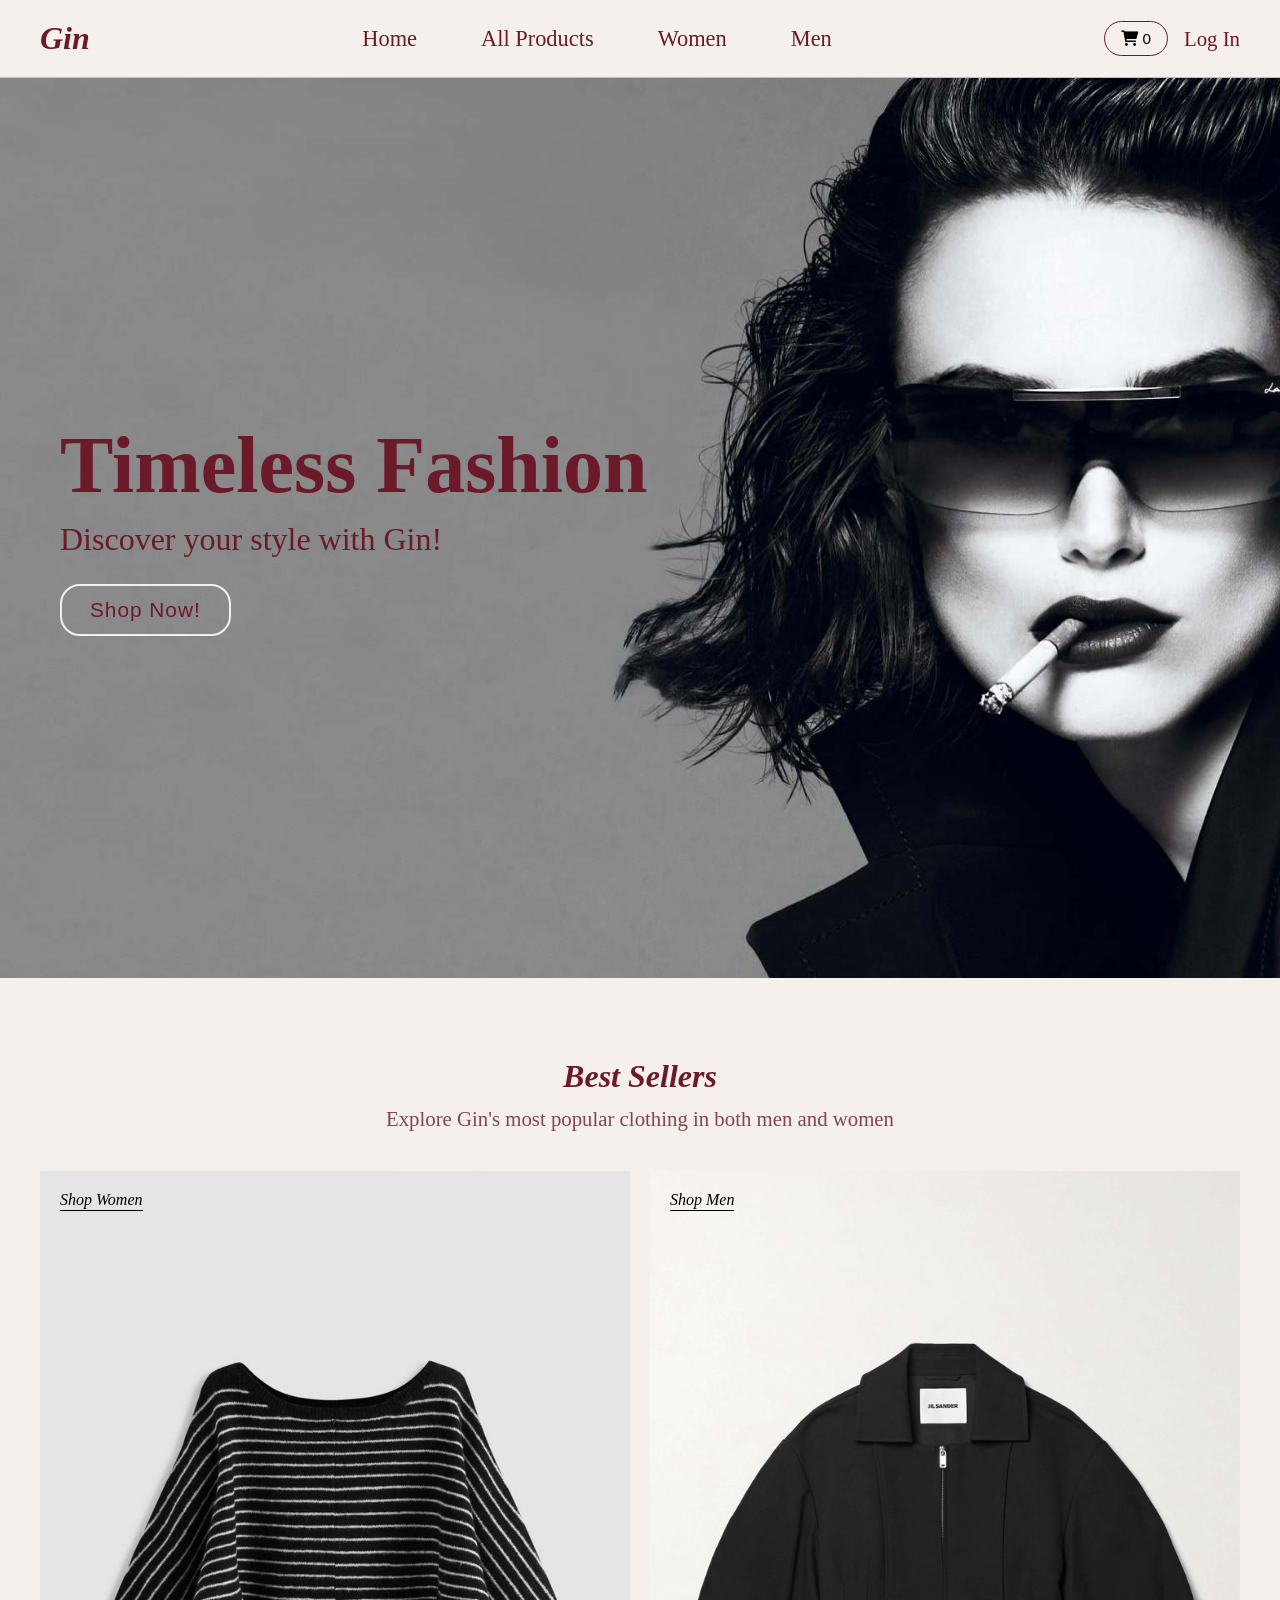
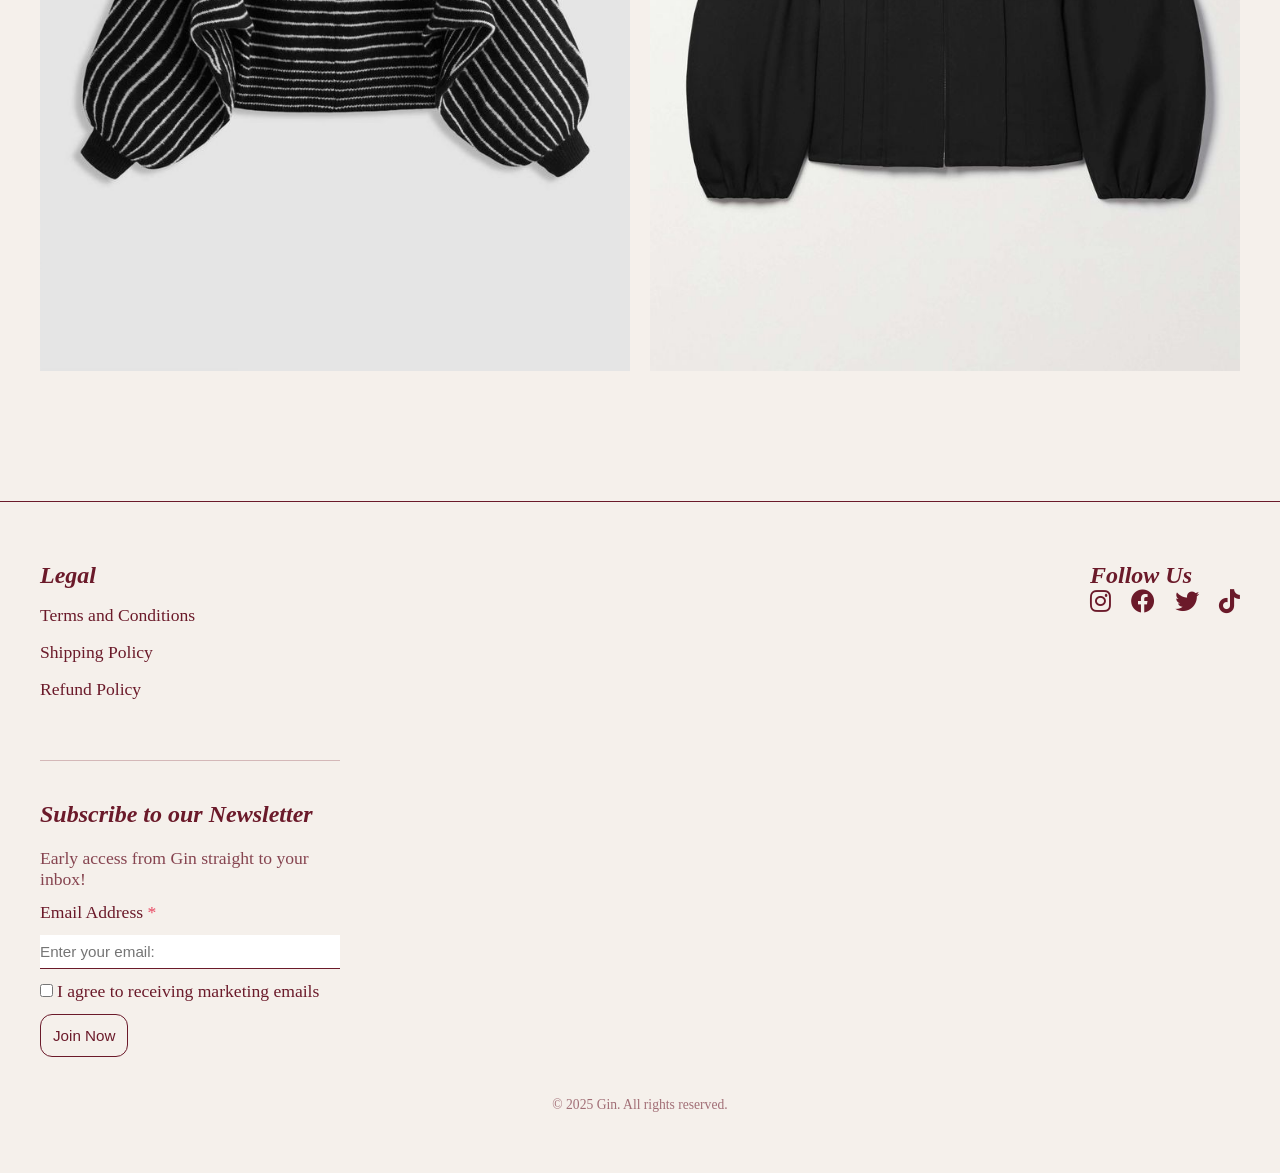
<file: index.html>
<!DOCTYPE html>
<html lang="en">
<head>
    <meta charset="UTF-8">
    <meta name="viewport" content="width=device-width, initial-scale=1.0">
    <title>Gin</title>
    <link rel="stylesheet" href="css/styles.css">
    <link rel="stylesheet" href="https://cdnjs.cloudflare.com/ajax/libs/font-awesome/6.0.0-beta3/css/all.min.css">
</head>
<body>
    <header>
        <div class="logo">Gin</div>
        <nav>
            <ul>
                <a href="index.html">Home</a>
                <a href="html/products.html">All Products</a>
                <a href="html/women.html">Women</a>
                <a href="html/men.html">Men</a>
            </ul>
        </nav>
        <div class="cart">
            <button id="cart-btn">
                <i class="fas fa-shopping-cart"></i>
                <span id="cart-count">0</span>
            </button>
            <a href="#">Log In</a>
        </div>
    </header>

    <section class="hero">
        <div class="hero-content fade-in">
            <h1>Timeless Fashion</h1>
            <p>Discover your style with Gin!</p>
            <button id="Call-To-Action">
                <a href="html/products.html">Shop Now!</a>
            </button>
        </div>
    </section>

    <section class="best-sellers">
        <div class="best-sellers-content fade-in">
            <h4>Best Sellers</h4>
            <p>Explore Gin's most popular clothing in both men and women</p>
        </div>
        <div class="best-sellers-column">
            <div class="column1 fade-in">
                <a href="html/women.html">Shop Women</a>
            </div>
            <div class="column2 fade-in">
                <a href="html/men.html">Shop Men</a>
            </div>
        </div>
    </section>

    <footer>
        <section class="upper-footer">
            <div class="footer-links">
                <h4>Legal</h4>
                <a href="#">Terms and Conditions</a>
                <a href="#">Shipping Policy</a>
                <a href="#">Refund Policy</a>
            </div>
            <div class="social-links">
                <h4>Follow Us</h4>
                <div>
                    <a href="#"><i class="fab fa-instagram"></i></a>
                    <a href="#"><i class="fab fa-facebook"></i></a>
                    <a href="#"><i class="fab fa-twitter"></i></a>
                    <a href="#"><i class="fab fa-tiktok"></i></a>
                </div>
            </div>
        </section>
        <section class="lower-footer">
            <h3>Subscribe to our Newsletter</h3>
            <p>Early access from Gin straight to your inbox!</p>
            <label>Email Address <span>*</span></label>
            <input type="email" required placeholder="Enter your email:">
            <div class="checkbox-container">
                <input type="checkbox" id="marketing">
                <label for="marketing">I agree to receiving marketing emails</label>
            </div>
            <button id="join-btn">Join Now</button>
        </section>
        <p class="copyright">© 2025 Gin. All rights reserved.</p>
    </footer>

    <div id="cart-sidebar">
        <div class="cart-header">
            <h2>Your Cart</h2>
            <button id="close-btn">X</button>
        </div>
        <div id="cart-items">
            <p class="cart-empty">Your Cart is Empty.</p>
        </div>
        <div class="cart-footer-sidebar">
            <span>Total: <span id="cart-total">$0.00</span></span>
            <button id="checkout-btn">Checkout</button>
        </div>
    </div>

    <div id="overlay"></div>
    <script src="js/app.js"></script>
</body>
</file>
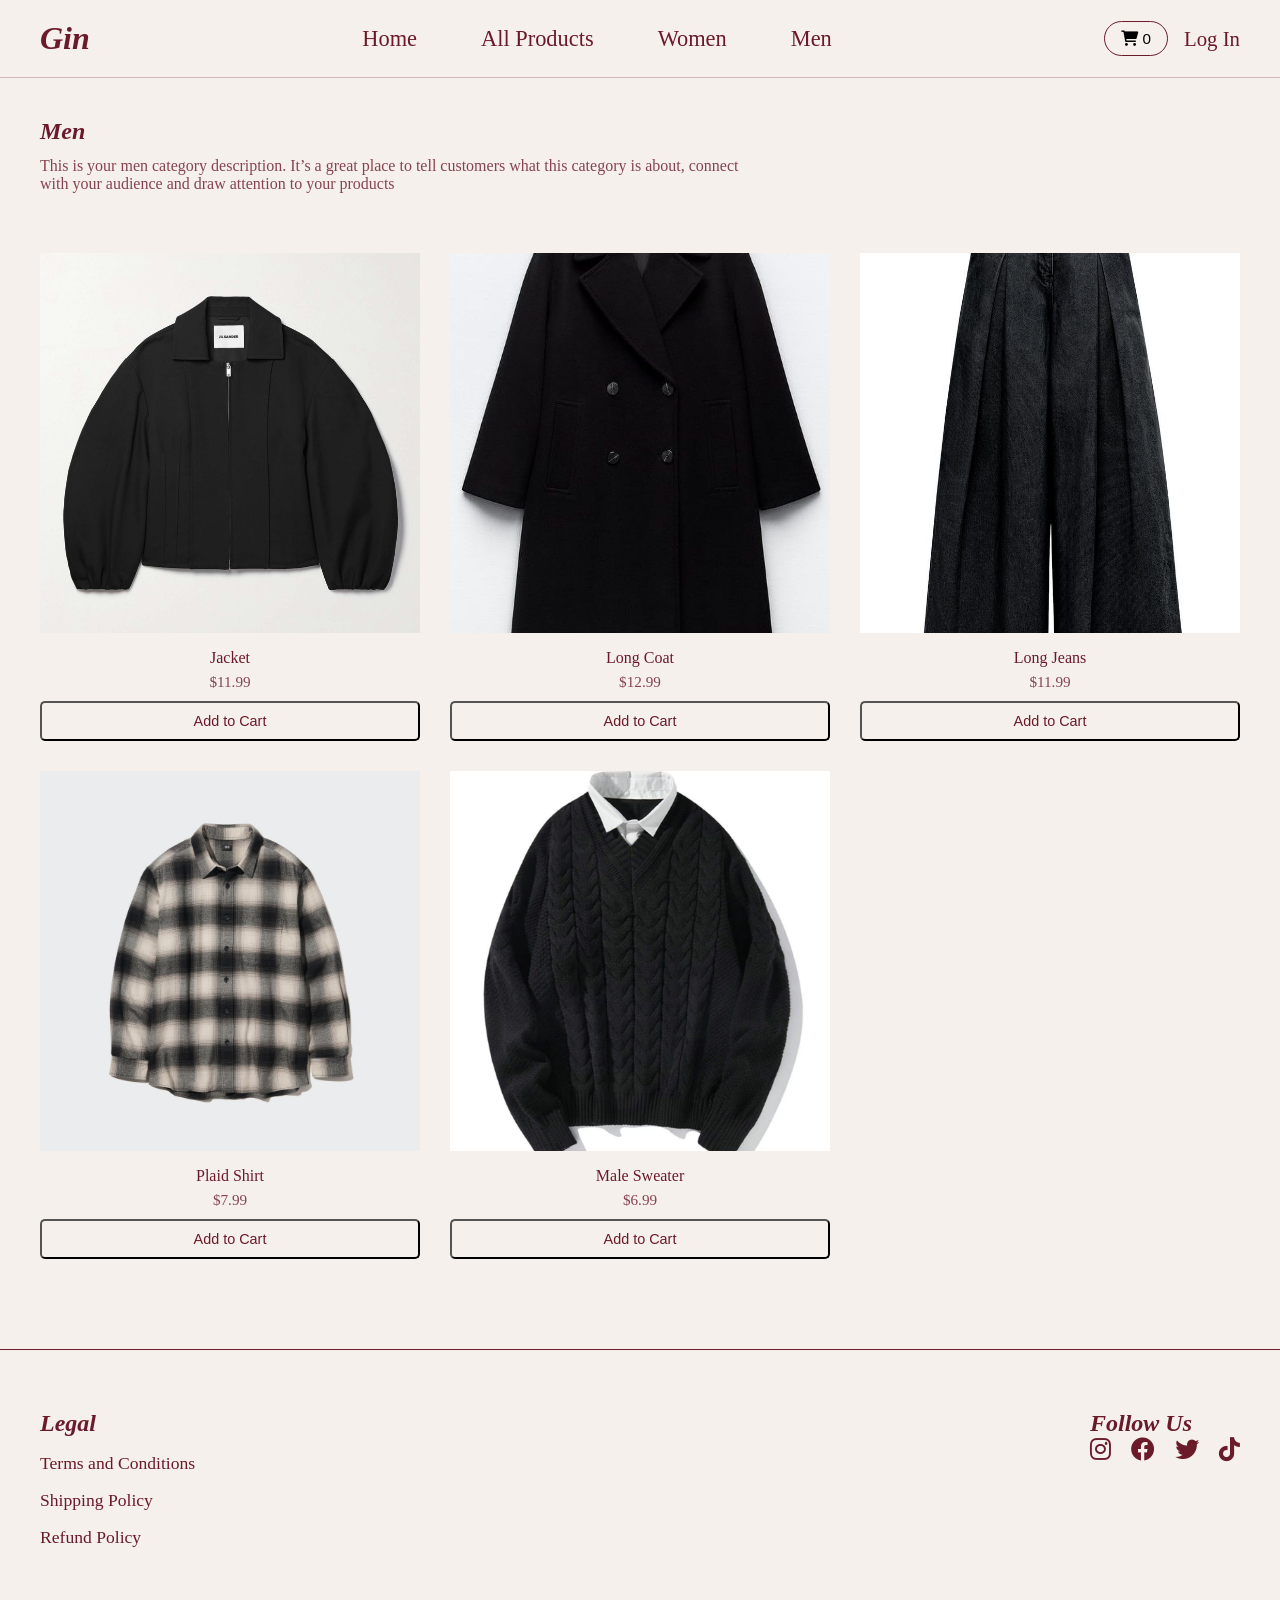
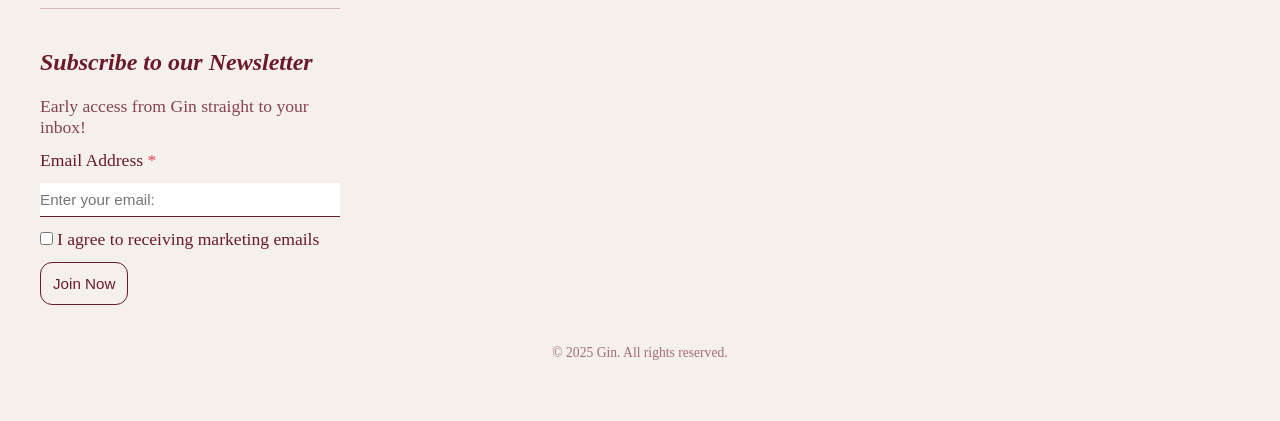
<file: html/men.html>
<!DOCTYPE html>
<html lang="en">
<head>
    <meta charset="UTF-8">
    <meta name="viewport" content="width=device-width, initial-scale=1.0">
    <title>Gin</title>
    <link rel="stylesheet" href = "../css/styles.css">
    <link rel="stylesheet" href="https://cdnjs.cloudflare.com/ajax/libs/font-awesome/6.0.0-beta3/css/all.min.css">
</head>
<body>
    <header>
        <div class = "logo">Gin</div>

        <nav>
            <ul>
                <a href = "../index.html">Home</a>
                <a href = "products.html">All Products</a>
                <a href = "women.html">Women</a>
                <a href = "men.html">Men</a>          
            </ul>
        </nav>

        <div class = "cart">
            <button id = "cart-btn">
                <i class = "fas fa-shopping-cart"></i>
                <span id = "cart-count">0</span>
            </button>
            <a href = "#">Log In</a>
        </div>

    </header>

    <main class="fade-in">
        <div class="product-text">
            <h3>Men</h3>
            <p>This is your men category description. It’s a great place to tell customers what this category is about, connect with your audience and draw attention to your products</p>
        </div>

        <div class="product-grid" id="product-grid"></div>
    </main>

    <footer>
        <section class="upper-footer">
            <div class="footer-links">
            <h4>Legal</h4>
                <a href="#">Terms and Conditions</a>
                <a href="#">Shipping Policy</a>
                <a href="#">Refund Policy</a>
            </div>

            <div class="social-links">
            <h4>Follow Us</h4>
                <div>
                    <a href="#"><i class="fab fa-instagram"></i></a>
                    <a href="#"><i class="fab fa-facebook"></i></a>
                    <a href="#"><i class="fab fa-twitter"></i></a>
                    <a href="#"><i class="fab fa-tiktok"></i></a>
                </div>
            </div>
        </section>

        <section class="lower-footer">
            <h3>Subscribe to our Newsletter</h3>
            <p>Early access from Gin straight to your inbox!</p>
            <label>Email Address <span>*</span></label>
            <input type="email" required placeholder="Enter your email:">

            <div class="checkbox-container">
                <input type="checkbox" id="marketing">
                <label for="marketing">I agree to receiving marketing emails</label>
            </div>
            <button id="join-btn">Join Now</button>
        </section>

        <p class="copyright">© 2025 Gin. All rights reserved.</p>

    </footer>

    <div id = "cart-sidebar">
        <div class="cart-header">
            <h2>Your Cart</h2>
            <button id="close-btn">X</button>
        </div>

        <div id ="cart-items">
            <p class="cart-empty">Your Cart is Empty.</p>
        </div>

        <div class="cart-footer-sidebar">
            <span>Total: <span id="cart-total">$0.00</span>
            <button id = "checkout-btn">Checkout</button>
        </div>
    </div>

    <div id="overlay"></div>

    <script src = "../js/app.js"></script>
    <script src= "../js/men.js"></script>
</body>
</file>
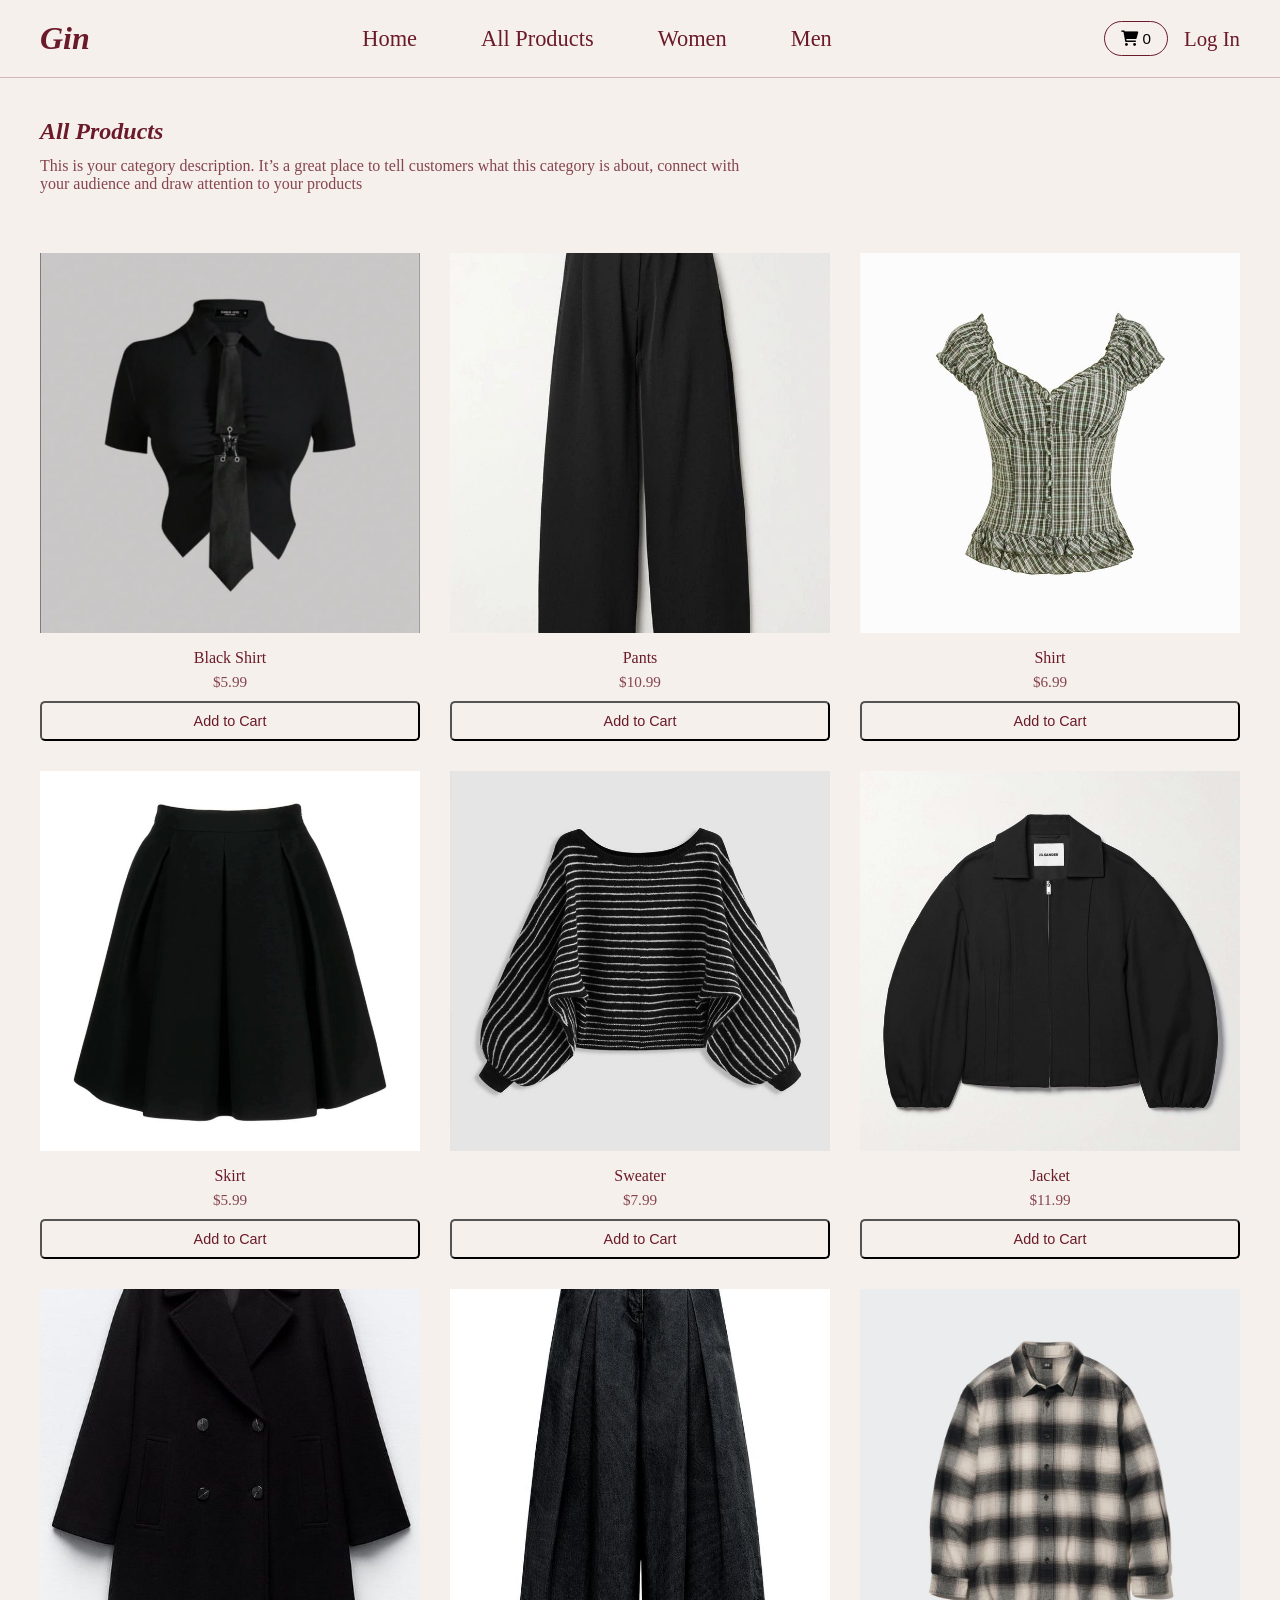
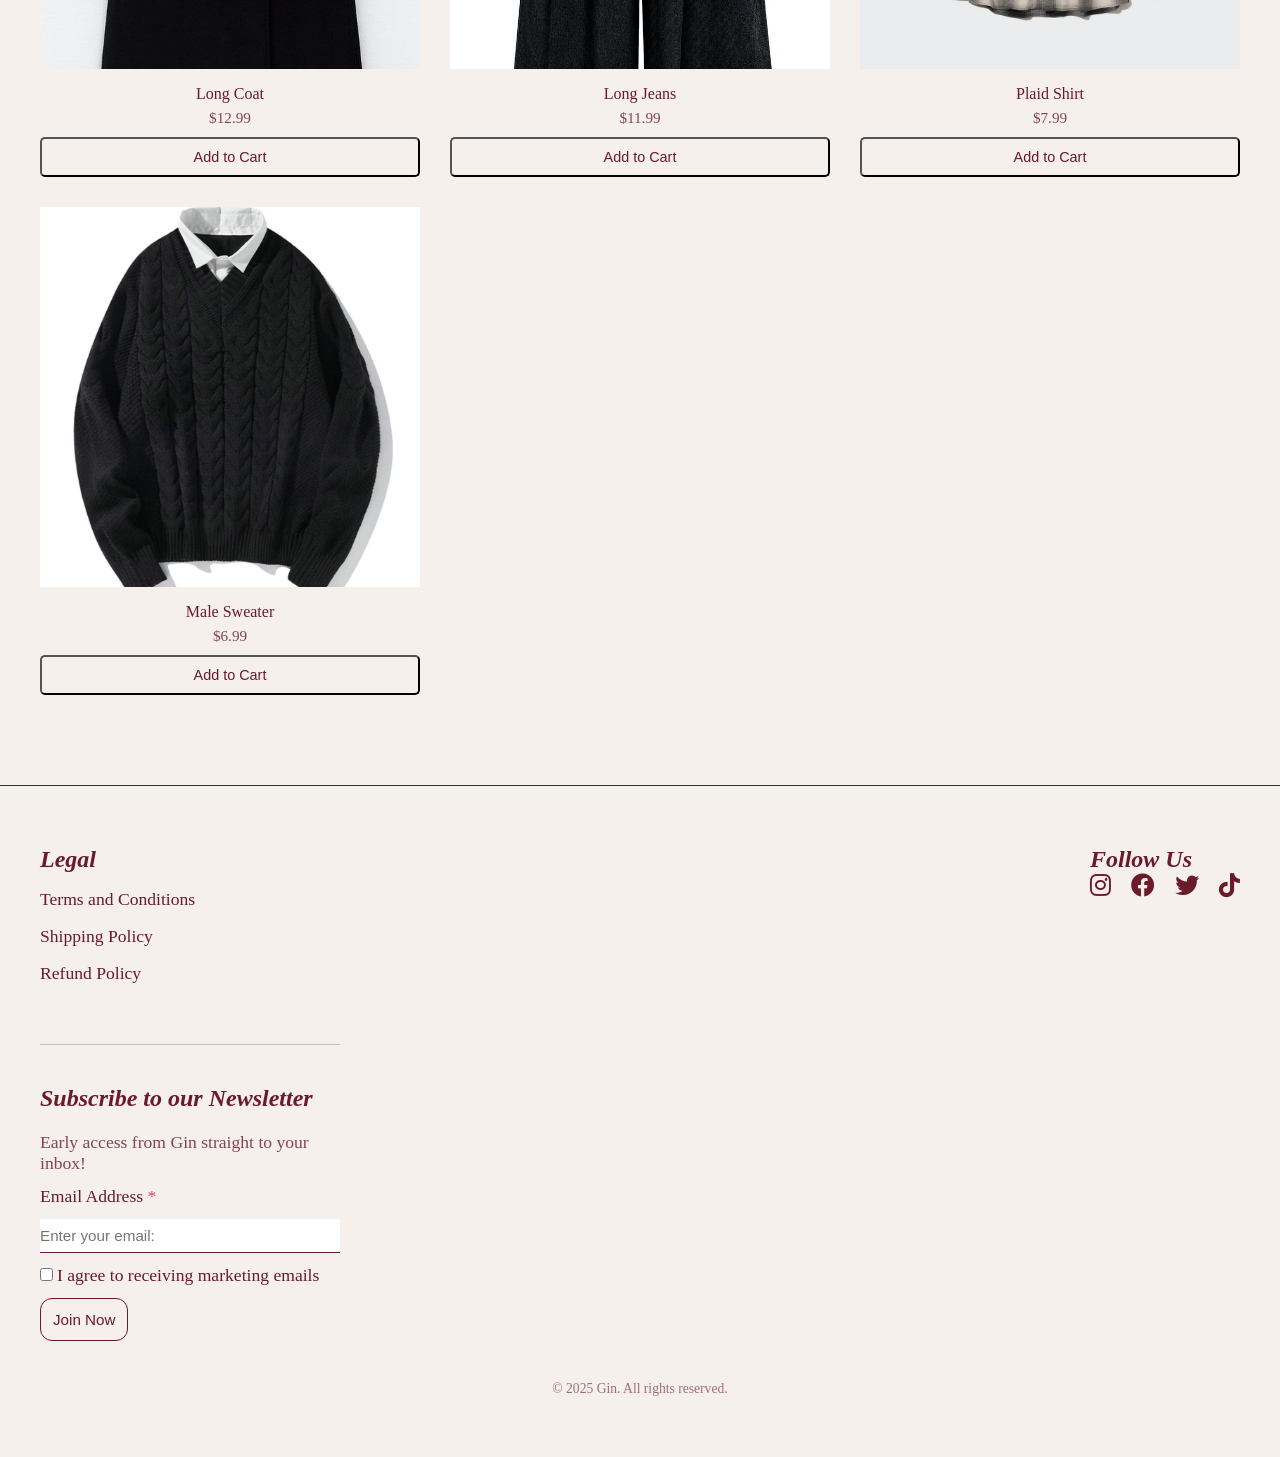
<file: html/products.html>
<!DOCTYPE html>
<html lang="en">
<head>
    <meta charset="UTF-8">
    <meta name="viewport" content="width=device-width, initial-scale=1.0">
    <title>Gin</title>
    <link rel="stylesheet" href = "../css/styles.css">
    <link rel="stylesheet" href="https://cdnjs.cloudflare.com/ajax/libs/font-awesome/6.0.0-beta3/css/all.min.css">
</head>
<body>
    <header>
        <div class = "logo">Gin</div>

        <nav>
            <ul>
                <a href = "../index.html">Home</a>
                <a href = "products.html">All Products</a>
                <a href = "women.html">Women</a>
                <a href = "men.html">Men</a>          
            </ul>
        </nav>

        <div class = "cart">
            <button id = "cart-btn">
                <i class = "fas fa-shopping-cart"></i>
                <span id = "cart-count">0</span>
            </button>
            <a href = "#">Log In</a>
        </div>

    </header>

    <main class="fade-in">
        <div class="product-text">
            <h3>All Products</h3>
            <p>This is your category description. It’s a great place to tell customers what this category is about, connect with your audience and draw attention to your products</p>
        </div>

        <div class="product-grid" id="product-grid"></div>
    </main>

    <footer>
        <section class="upper-footer">
            <div class="footer-links">
            <h4>Legal</h4>
                <a href="#">Terms and Conditions</a>
                <a href="#">Shipping Policy</a>
                <a href="#">Refund Policy</a>
            </div>

            <div class="social-links">
            <h4>Follow Us</h4>
                <div>
                    <a href="#"><i class="fab fa-instagram"></i></a>
                    <a href="#"><i class="fab fa-facebook"></i></a>
                    <a href="#"><i class="fab fa-twitter"></i></a>
                    <a href="#"><i class="fab fa-tiktok"></i></a>
                </div>
            </div>
        </section>

        <section class="lower-footer">
            <h3>Subscribe to our Newsletter</h3>
            <p>Early access from Gin straight to your inbox!</p>
            <label>Email Address <span>*</span></label>
            <input type="email" required placeholder="Enter your email:">

            <div class="checkbox-container">
                <input type="checkbox" id="marketing">
                <label for="marketing">I agree to receiving marketing emails</label>
            </div>
            <button id="join-btn">Join Now</button>
        </section>

        <p class="copyright">© 2025 Gin. All rights reserved.</p>

    </footer>

    <div id = "cart-sidebar">
        <div class="cart-header">
            <h2>Your Cart</h2>
            <button id="close-btn">X</button>
        </div>

        <div id ="cart-items">
            <p class="cart-empty">Your Cart is Empty.</p>
        </div>

        <div class="cart-footer-sidebar">
            <span>Total: <span id="cart-total">$0.00</span>
            <button id = "checkout-btn">Checkout</button>
        </div>
    </div>

    <div id="overlay"></div>

    <script src = "../js/app.js"></script>
    <script src= "../js/products.js"></script>
</body>
</file>
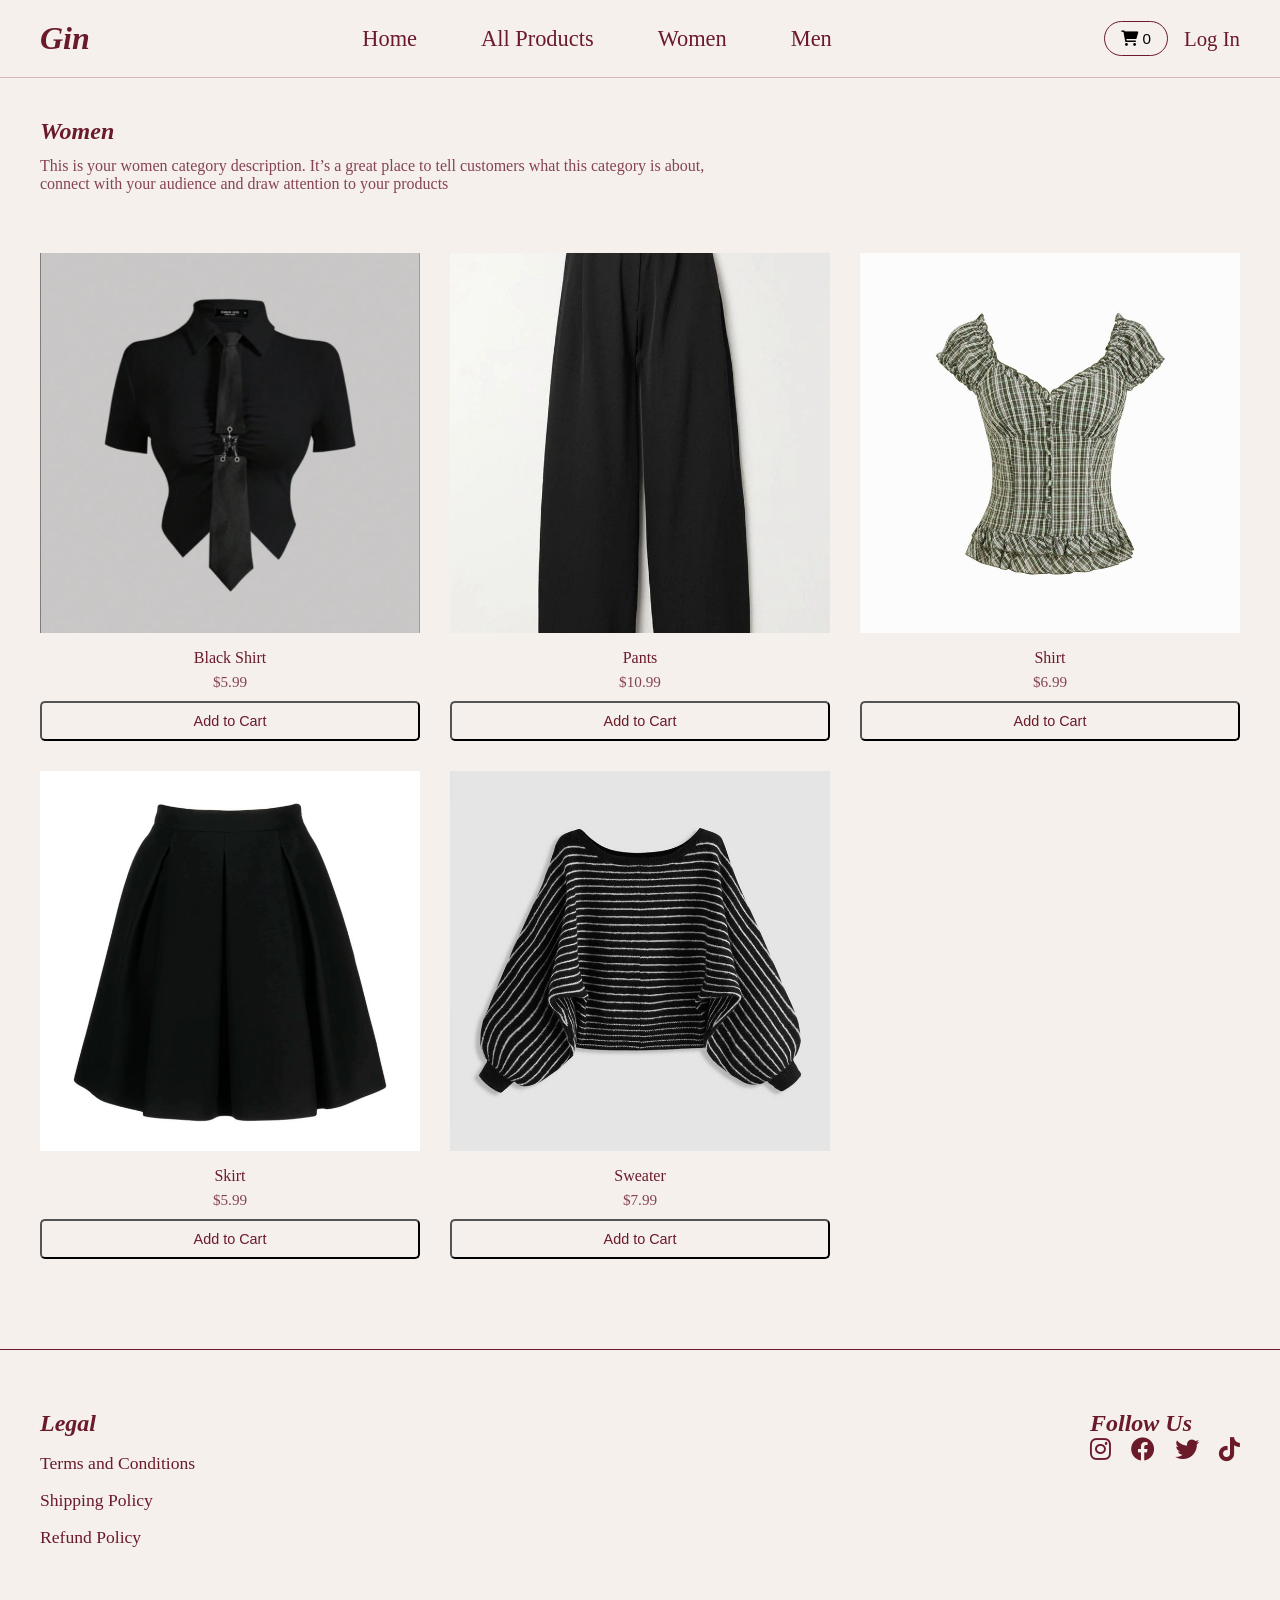
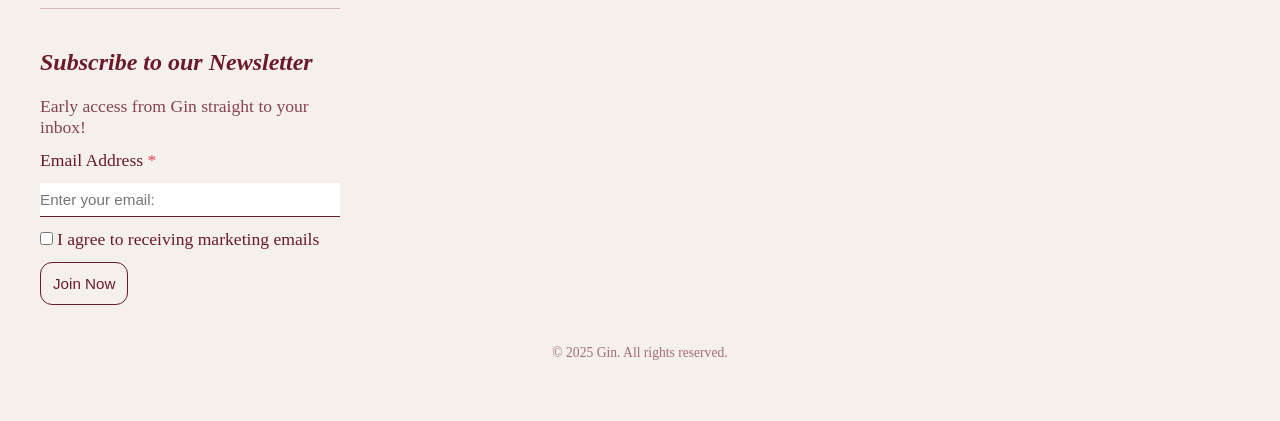
<file: html/women.html>
<!DOCTYPE html>
<html lang="en">
<head>
    <meta charset="UTF-8">
    <meta name="viewport" content="width=device-width, initial-scale=1.0">
    <title>Gin</title>
    <link rel="stylesheet" href = "../css/styles.css">
    <link rel="stylesheet" href="https://cdnjs.cloudflare.com/ajax/libs/font-awesome/6.0.0-beta3/css/all.min.css">
</head>
<body>
    <header>
        <div class = "logo">Gin</div>

        <nav>
            <ul>
                <a href = "../index.html">Home</a>
                <a href = "products.html">All Products</a>
                <a href = "women.html">Women</a>
                <a href = "men.html">Men</a>          
            </ul>
        </nav>

        <div class = "cart">
            <button id = "cart-btn">
                <i class = "fas fa-shopping-cart"></i>
                <span id = "cart-count">0</span>
            </button>
            <a href = "#">Log In</a>
        </div>

    </header>

    <main class="fade-in">
        <div class="product-text">
            <h3>Women</h3>
            <p>This is your women category description. It’s a great place to tell customers what this category is about, connect with your audience and draw attention to your products</p>
        </div>

        <div class="product-grid" id="product-grid"></div>
    </main>

    <footer>
        <section class="upper-footer">
            <div class="footer-links">
            <h4>Legal</h4>
                <a href="#">Terms and Conditions</a>
                <a href="#">Shipping Policy</a>
                <a href="#">Refund Policy</a>
            </div>

            <div class="social-links">
            <h4>Follow Us</h4>
                <div>
                    <a href="#"><i class="fab fa-instagram"></i></a>
                    <a href="#"><i class="fab fa-facebook"></i></a>
                    <a href="#"><i class="fab fa-twitter"></i></a>
                    <a href="#"><i class="fab fa-tiktok"></i></a>
                </div>
            </div>
        </section>

        <section class="lower-footer">
            <h3>Subscribe to our Newsletter</h3>
            <p>Early access from Gin straight to your inbox!</p>
            <label>Email Address <span>*</span></label>
            <input type="email" required placeholder="Enter your email:">

            <div class="checkbox-container">
                <input type="checkbox" id="marketing">
                <label for="marketing">I agree to receiving marketing emails</label>
            </div>
            <button id="join-btn">Join Now</button>
        </section>

        <p class="copyright">© 2025 Gin. All rights reserved.</p>

    </footer>

    <div id = "cart-sidebar">
        <div class="cart-header">
            <h2>Your Cart</h2>
            <button id="close-btn">X</button>
        </div>

        <div id ="cart-items">
            <p class="cart-empty">Your Cart is Empty.</p>
        </div>

        <div class="cart-footer-sidebar">
            <span>Total: <span id="cart-total">$0.00</span>
            <button id = "checkout-btn">Checkout</button>
        </div>
    </div>

    <div id="overlay"></div>

    <script src = "../js/app.js"></script>
    <script src= "../js/women.js"></script>
</body>
</file>
<file: css/styles.css>
/*Global*/
* {
    margin: 0;
    padding: 0;
    box-sizing: border-box;
}

body {
    background-color: #f5f0eb;
    color: #6b1a2a;
    font-family: 'Georgia', serif;
}

header {
    display: flex;
    justify-content: space-between;
    align-items: center;
    padding: 20px 40px;
    background-color: #f5f0eb;
    border-bottom: 1px solid #d4b8b8;
    position: sticky;
    top: 0;
    z-index: 100;
}

.logo {
    font-size: 2rem;
    font-style: italic;
    font-weight: bold;
    color: #6b1a2a;
    cursor: pointer;
}

.logo:hover {
    transform: scale(1.3);
    transition: 1.5s;
}

nav ul {
    display: flex;
    gap: 64px;
    font-size: 1.4rem;
}

nav ul a {
    color: #6b1a2a;
    text-decoration: none;
}

nav ul a:hover {
    opacity: 0.6;
}

.cart {
    display: flex;
    font-size: 1.2rem;
    align-items: center;
    gap: 16px;
}

#cart-btn {
    cursor: pointer;
    background: none;
    padding: 8px 16px;
    border: 1px solid #6b1a2a;
    border-radius: 20px;
    font-size: 0.95rem;
}

#cart-btn:hover {
    background: rgba(107, 26, 42, 0.1);
}

.cart a {
    text-decoration: none;
    color: #6b1a2a;
    font-size: 1.3rem;
}

.cart a:hover {
    opacity: 0.6;
}


/*index.html*/
.hero {
    background-image: url("../images/hero-picture.jpg");
    background-size: cover;
    background-position: center;
    height: 100vh;
    display: flex;
    align-items: center;
    padding: 60px;
}

.hero-content {
    display: flex;
    flex-direction: column;
    gap: 10px;
}

.hero-content h1 {
    font-size: 5rem;
}

.hero-content p {
    font-size: 2rem;
}

#Call-To-Action {
    background: none;
    color:#6b1a2a;
    border: 2px solid #f5f0eb;
    border-radius: 20px;
    padding: 12px 28px;
    cursor: pointer;
    margin-top: 16px;
    width: fit-content;
}

#Call-To-Action a {
    text-decoration: none;
    color:#6b1a2a;
    font-size: 1.3rem;
    letter-spacing: 1px;
    transition: 150ms ease;
}

#Call-To-Action:hover {
    background: rgba(107, 26, 42, 0.1);
    scale: 1.1;
}


.best-sellers {
    padding: 80px 40px;
}

.best-sellers-content {
    text-align: center;
    margin-bottom: 40px;
}

.best-sellers-content h4 {
    font-size: 2rem;
    font-style: italic;
    margin-bottom: 12px;
}

.best-sellers-content p{
    font-size: 1.3rem;
    opacity: 0.8;
}

.best-sellers-column {
    display: grid;
    grid-template-columns: 1fr 1fr;
    gap: 20px;
    overflow: hidden;
}

.column1 {
    background-image: url("../images/female-sweater.jpg");
}

.column2 {
    background-image: url("../images/male-jacket.jpg");
}

.column1, .column2 {
    height: 800px;
    background-size: cover;
    background-position: center;
}

.column1 a, .column2 a {
    position: absolute;
    top: 20px;
    left: 20px;
    text-decoration: none;
    color: rgb(0, 0, 0);
    font-size: 1rem;
    font-style: italic;
    border-bottom: 1px solid rgb(0, 0, 0);
    padding-bottom: 2px;
    position: relative;
}

/*footer*/
footer {
    padding: 60px 40px;
    border-top: 1px solid #6b1a2a;
    margin-top: 50px;
}


.upper-footer {
    display: flex;
    justify-content: space-between;
    margin-bottom: 60px;
}

.footer-links {
    display: flex;
    flex-direction: column;
    gap: 16px;
}

.footer-links h4 {
    font-size: 1.5rem;
    font-style: italic;
}

.footer-links a {
    font-size: 1.1rem;
    color:#6b1a2a;
    text-decoration: none;
}

.social-links {
    gap: 50px;
    align-items: flex-end;
}

.social-links h4 {
    font-size: 1.5rem;
    font-style: italic;
}

.social-links > div {
    display: flex;
    gap: 20px;
}

.social-links a {
    font-size: 1.5rem;
    color: #6b1a2a;
    text-decoration: none;
}

.social-links a:hover {
    opacity: 0.6;
}

.lower-footer {
    display: flex;
    flex-direction: column;
    gap: 12px;
    max-width: 300px;
    border-top: 1px solid #d4b8b8;
    padding-top: 40px;
}

.lower-footer h3 {
    font-size: 1.5rem;
    font-style: italic;
    margin-bottom: 8px;
}

.lower-footer p {
    font-size: 1.1rem;
    opacity: 0.8;
}

.lower-footer label {
    font-size: 1.1rem;
}

.lower-footer span {
    color: #e94560;
}

.lower-footer input[type="email"] {
    border: none;
    border-bottom: 1px solid #6b1a2a;
    padding: 8px 0;
    font-size: 0.95rem;
    color: #6b1a2a;
    outline: none;
    width: 100%;
}

#join-btn {
    background: none;
    color:#6b1a2a;
    border: 1px solid #6b1a2a;
    border-radius: 12px;
    padding: 12px 12px;
    cursor: pointer;
    font-size: 0.95rem;
    width: fit-content;
}

#join-btn:hover {
    background: rgba(107, 26, 42, 0.1);
}

.copyright {
    text-align: center;
    margin-top: 40px;
    font-size: 0.85rem;
    opacity: 0.6;
}

/*products.html*/
.product-text {
    padding: 40px 40px 20px 40px;
}

.product-text h3 {
    font-size: 1.5rem;
    font-style: italic;
    margin-bottom: 12px;
}

.product-text p {
    font-size: 1rem;
    width: 700px;
    opacity: 0.8;
}

.product-grid {
    display: grid;
    grid-template-columns: repeat(auto-fill, minmax(280px, 1fr));
    gap: 30px;
    padding: 40px;
}

.product-card {
    cursor: pointer;
}

.product-card img {
    width: 100%;
    height: 380px;
    object-fit: cover;
    background: #e8e2db;
}

.product-card h3 {
    font-size: 1rem;
    margin-top: 12px;
    font-weight: normal;
    text-align: center;
}

.product-card p {
    font-size: 0.95rem;
    margin-top: 6px;
    opacity: 0.8;
    text-align: center;
}

.add-btn {
    background: none;
    border-radius: 5px;
    color:#6b1a2a;
    padding: 10px 20px;
    cursor: pointer;
    font-size: 0.9rem;
    margin-top: 10px;
    width: 100%;
}

.add-btn:hover {
    background: #6b1a2a;
    color: #f5f0eb;
}

/*Cart SideBar*/
#cart-sidebar {
    position: fixed;
    top: 0;
    right: -400px;
    width: 360px;
    height: 100%;
    background: white;
    transition: right 0.3s ease;
    z-index: 200;
    display: flex;
    flex-direction: column;
    box-shadow: -4px 0 20px rgba(0,0,0,0.1);
}

#cart-sidebar.open {
    right: 0;
}

.cart-header {
    padding: 20px 24px;
    display: flex;
    justify-content: space-between;
    align-items: center;
    border-bottom: 1px solid #d4b8b8;
}

#cart-items {
    flex: 1;
    overflow-y: auto;
    padding: 16px 24px;
}

.cart-empty {
    color: #aaa;
    text-align: center;
    margin-top: 40px;
}

#close-btn {
    padding: 12px;
    background: #6b1a2a;
    color: white;
    border: none;
    cursor: pointer;
    font-family: 'Georgia', serif;
    font-size: 0.5rem;
}

.cart-item {
    display: flex;
    justify-content: space-between;
    align-items: center;
    padding: 12px 0;
    border-bottom: 1px solid #f0f0f0;
    gap: 20px;
}

.remove-btn {
    padding: 12px;
    background: #5a5a5a;
    color: white;
    border: none;
    border-radius: 10px;
    cursor: pointer;
    font-family: 'Georgia', serif;
    font-size: 0.7rem; 
}

.cart-footer-sidebar {
    padding: 20px 24px;
    border-top: 1px solid #d4b8b8;
    display: flex;
    flex-direction: column;
    gap: 12px;
}

#checkout-btn {
    padding: 12px;
    background: #6b1a2a;
    color: white;
    border: none;
    cursor: pointer;
    font-family: 'Georgia', serif;
    font-size: 0.95rem;
}

#overlay {
    display: none;
    position: fixed;
    inset: 0;
    background: rgba(0,0,0,0.4);
    z-index: 150;
}

#overlay.show {
    display: block;
}

/*Transition*/
.fade-in {
    opacity: 0;
    transform: translateY(30px);
    transition: opacity 0.6s ease, transform 0.6s ease;
}

.fade-in.visible {
    opacity: 1;
    transform: translateY(0);
}

/*Media Query*/
@media (max-width: 768px) {
    header {
        padding: 16px 20px;
    }

    nav ul {
        gap: 20px;
        font-size: 1rem;
    }

    .hero-content h1 {
        font-size: 2.5rem;
    }

    .hero-content p {
        font-size: 1.2rem;
    }

    .best-sellers-column {
        grid-template-columns: 1fr;
    }

    .column1, .column2 {
        height: 400px;
    }

    .product-grid {
        grid-template-columns: repeat(auto-fill, minmax(160px, 1fr));
        gap: 16px;
        padding: 20px;
    }

    .upper-footer {
        flex-direction: column;
        gap: 40px;
    }

    .social-links {
        align-items: flex-start;
    }
}
</file>
